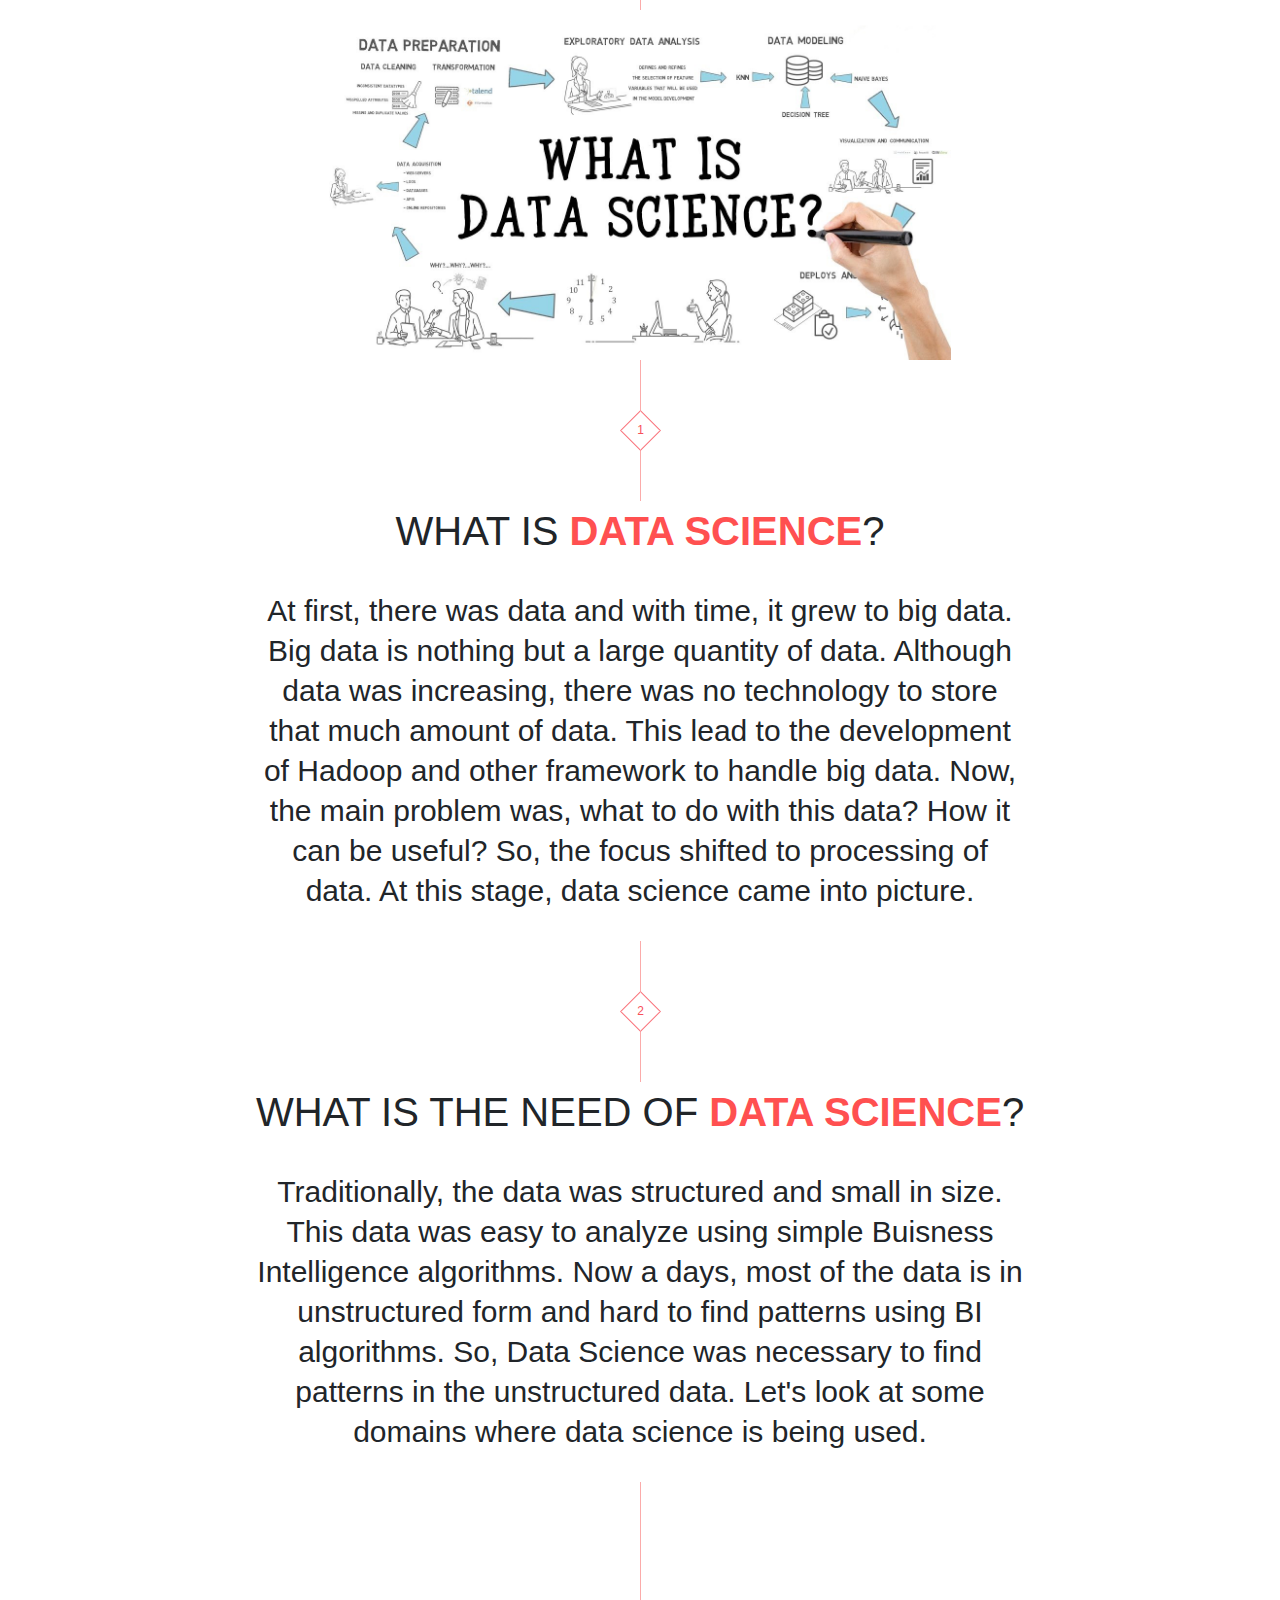
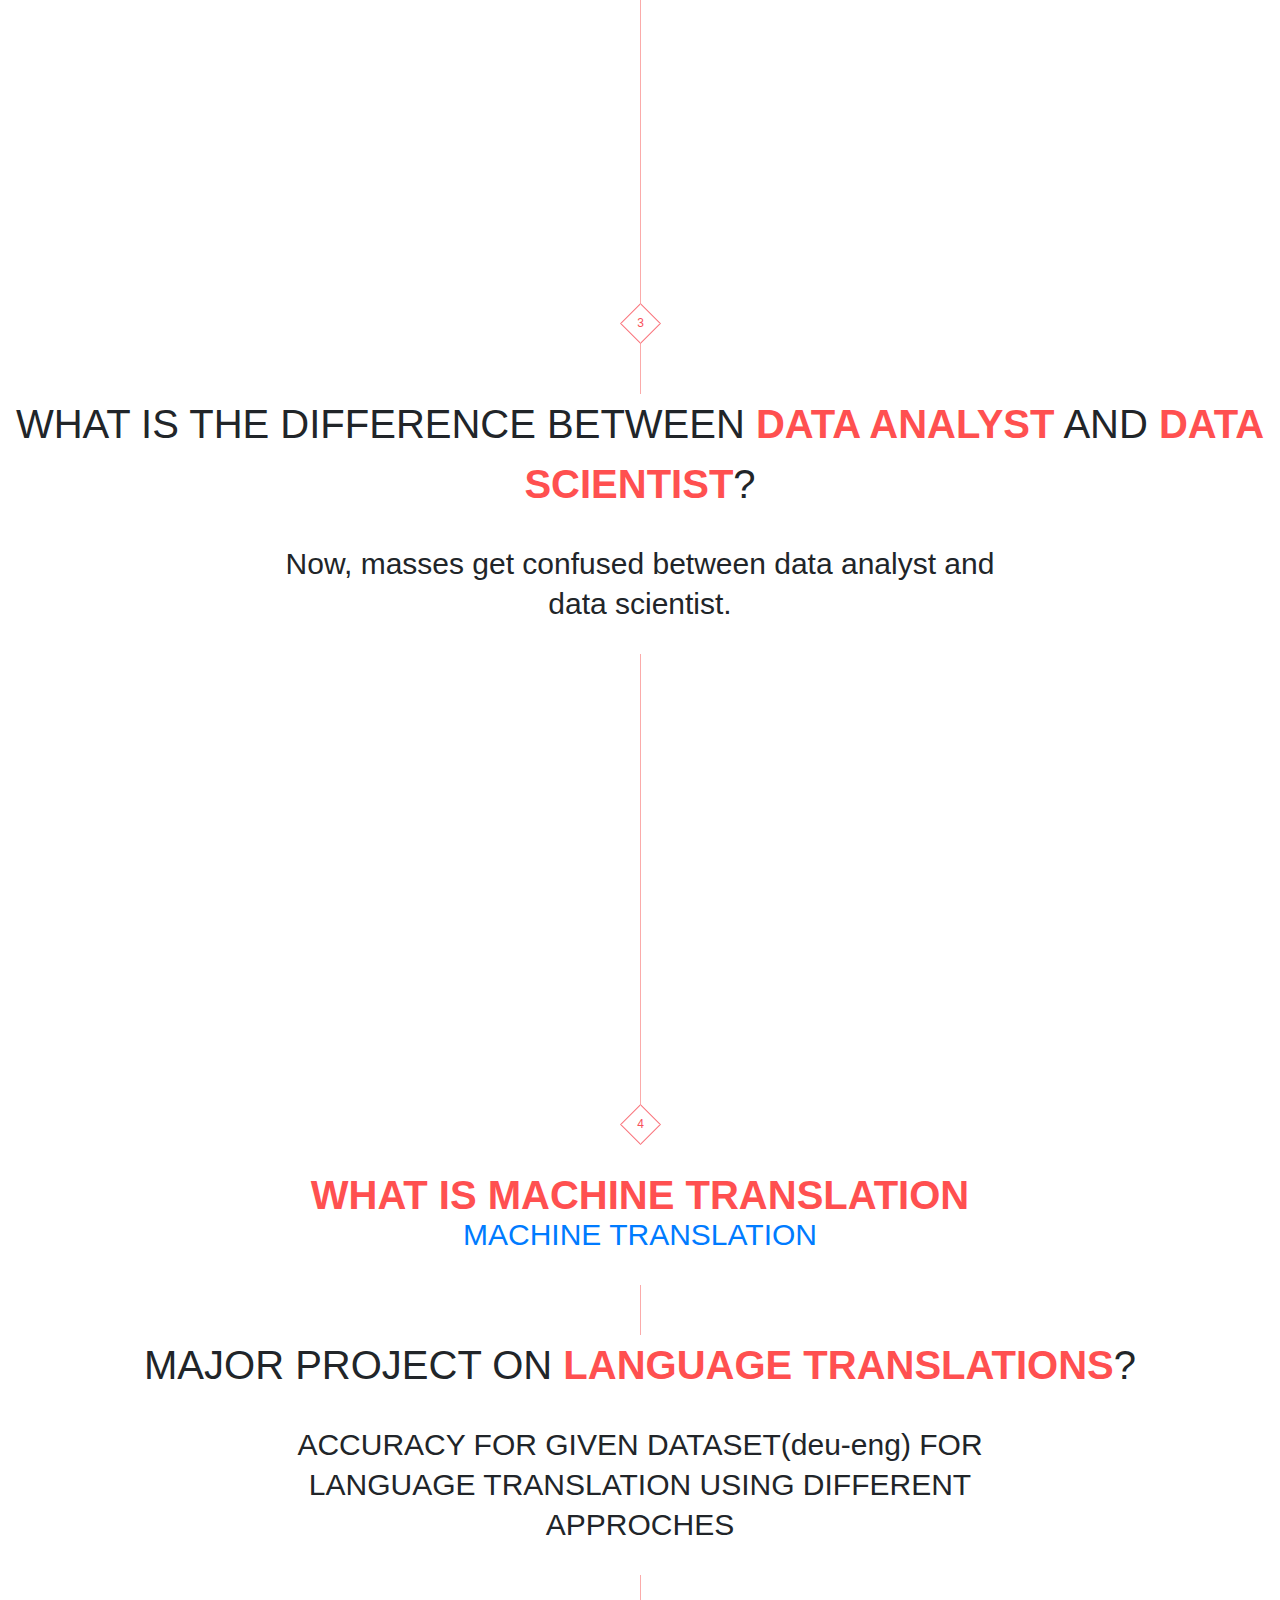
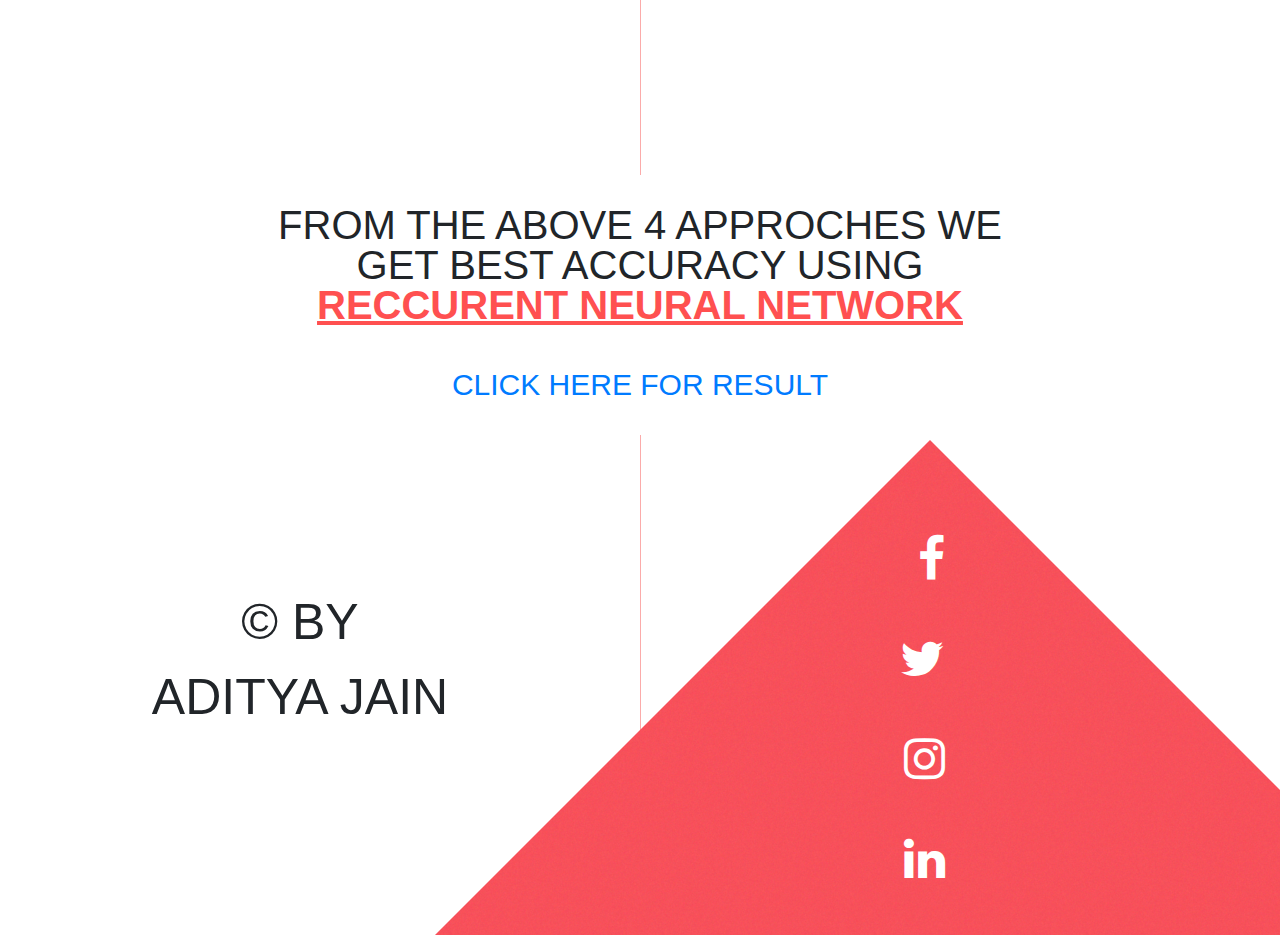
<file: index.html>
<!DOCTYPE html>
<html>
	<head>
		<link rel="stylesheet" type="text/css" href="main.css">
		<link rel="stylesheet" href="https://cdnjs.cloudflare.com/ajax/libs/font-awesome/4.7.0/css/font-awesome.min.css">
		<link rel="stylesheet" href="https://maxcdn.bootstrapcdn.com/bootstrap/4.0.0/css/bootstrap.min.css" integrity="sha384-Gn5384xqQ1aoWXA+058RXPxPg6fy4IWvTNh0E263XmFcJlSAwiGgFAW/dAiS6JXm" crossorigin="anonymous">
		<script src="https://maxcdn.bootstrapcdn.com/bootstrap/4.0.0/js/bootstrap.min.js" integrity="sha384-JZR6Spejh4U02d8jOt6vLEHfe/JQGiRRSQQxSfFWpi1MquVdAyjUar5+76PVCmYl" crossorigin="anonymous"></script>
		<script src="https://code.jquery.com/jquery-3.2.1.slim.min.js" integrity="sha384-KJ3o2DKtIkvYIK3UENzmM7KCkRr/rE9/Qpg6aAZGJwFDMVNA/GpGFF93hXpG5KkN" crossorigin="anonymous"></script>
		<script src="https://cdnjs.cloudflare.com/ajax/libs/popper.js/1.12.9/umd/popper.min.js" integrity="sha384-ApNbgh9B+Y1QKtv3Rn7W3mgPxhU9K/ScQsAP7hUibX39j7fakFPskvXusvfa0b4Q" crossorigin="anonymous"></script>
		<link href="https://unpkg.com/aos@2.3.1/dist/aos.css" rel="stylesheet">
		<script src="https://unpkg.com/aos@2.3.1/dist/aos.js"></script>
		<meta name="viewport" content="width=device-width, initial-scale=1.0">
	</head>
	<body>
		<div class="body">
			<div class="header">
				<div class="name">
					<a href="index.html"></a>
				</div>
			</div>

			<div class="image_top" >
				
			</div>
			<div class="number">
				<div>1</div>
			</div>
			<div class="whatis">
				<div class="heading">WHAT IS <strong class="keyword">DATA SCIENCE</strong>?</div>
				<div class="data" >
					At first, there was data and with time, it grew to big data. Big data is nothing but a large quantity of data. Although data was increasing,
					there was no technology to store that much amount of data. This lead to the development of Hadoop and other framework to handle big data. Now, the main problem was,
					what to do with this data? How it can be useful? So, the focus shifted to processing of data. At this stage, data science came into picture.
					
				</div>
			</div>
			<div class="number">
				<div>2</div>
			</div>
			<div class="whatis" >
				<div class="heading">WHAT IS THE NEED OF <strong class="keyword">DATA SCIENCE</strong>?</div>
				<div class="data">
					Traditionally, the data was structured and small in size. This data was easy to analyze using simple Buisness Intelligence algorithms. Now a days, most of the data is in unstructured form and hard to find patterns using BI algorithms.
						So, Data Science was necessary to find patterns in the unstructured data.
						Let's look at some domains where data science is being used.
					
				</div>
				<div class="row">
					<div class = "col-md-6 " data-aos="fade-right" data-aos-duration ="700">
						<div class="number">
							<div></div>
						</div>
						If you want are developing a system that predicts the requirements of customer based on customer's activity in the past.
								This data was also present before but no one was using it and it was just a weight on the databases.
					</div>
					<div class = "col-md-6" data-aos="fade-left" data-aos-duration ="700">
						<div class="number">
							<div></div>
						</div>
						There are ample situations where data science can be helpful. May be detecting some disease based on previously stored data or prediction of natural calamities. The choices are infinite.
					</div>
				</div>
			</div>
			<div class="number">
				<div>3</div>
			</div>
			<div class="whatis">
				<div class="heading">WHAT IS THE DIFFERENCE BETWEEN <strong class="keyword">DATA ANALYST</strong> AND <strong class="keyword">DATA SCIENTIST</strong>?</div>
				<div class="data">
					Now, masses get confused between data analyst and data scientist.					
				</div>
				<div class="row">
					<div class = "col-md-6" data-aos="fade-right" data-aos-duration ="700">
						<div class="row-heading">DATA ANALYST</div>
						The main difference is that, a data analyst does the buisness administration and perform exploratory data analysis.
						Although the data is being explored by data analyst , the information was not being used anywhere.
					</div>
					<div class="col-md-6" data-aos="fade-left" data-aos-duration ="700">
						<div class="row-heading">DATA SCIENTIST</div>
						On the other hand, the responsibilites of a data scientist includes exploratory data analysis , machine learning and advanced algorithms and data product engineering.
					</div>
				</div>
				
			</div>
			<div class="number">
				<div>4</div>
			</div>
			<div class="data">
<div class="heading"> 
	<strong class="keyword">WHAT IS MACHINE TRANSLATION</strong></div>	

			<a href="machinetranslation.html" > MACHINE TRANSLATION</a>
					</div>
				</div>

			<div class="whatis">
				<div class="heading"> MAJOR PROJECT ON <strong class="keyword">LANGUAGE TRANSLATIONS</strong>?</div>
				<div class="data">
							ACCURACY FOR GIVEN DATASET(deu-eng) FOR LANGUAGE TRANSLATION USING
						    DIFFERENT APPROCHES
				</div>
				<div class="row">
					<div class = "col-md-2" data-aos="fade-right" data-aos-duration ="700">
						<a href="approch1.html">APPROCH-1 </a>		
					</div>
					<div class="col-md-2" data-aos="fade-left" data-aos-duration ="700">
						<a href="approch2.html" >APPROCH-2  </a>
					</div>
					<div class="col-md-2" data-aos="fade-right" data-aos-duration ="700">
						<a href="approch3.html" >APPROCH-3 </a>
					</div>
					<div class="col-md-2" data-aos="fade-left" data-aos-duration ="700">
						<a href="approch4.html">APPROCH-4</a>
					</div>
				</div>
				
			</div>

				<div class="data">
<div class="heading"> FROM THE ABOVE 4 APPROCHES WE GET BEST ACCURACY USING <br><strong class="keyword"><U>RECCURENT NEURAL NETWORK</U></strong></div>	<br>		
			<a href="result.html" > CLICK HERE FOR RESULT</a>
					</div>
				</div>

			<div class = "footer">
				<div class="foot_head">© BY <br> ADITYA JAIN</div>
				<a href="#" class="fa fa-facebook logo1" style="font-size: 48px;color:white; text-decoration: none;"></a>
				<a href="#" class="fa fa-twitter logo2" style="font-size: 48px;color:white;text-decoration: none;"></a>
				<a href="#" class="fa fa-instagram logo3"style="font-size: 48px;color:white;text-decoration: none;" ></a>
				<a href="#" class="fa fa-linkedin logo4"style="font-size: 48px;color:white;text-decoration: none;"></a>
				<div class="triangle"></div>
			</div>
		</div>	
		<script>
		  AOS.init();
		</script>
	</body>
</html>
</file>
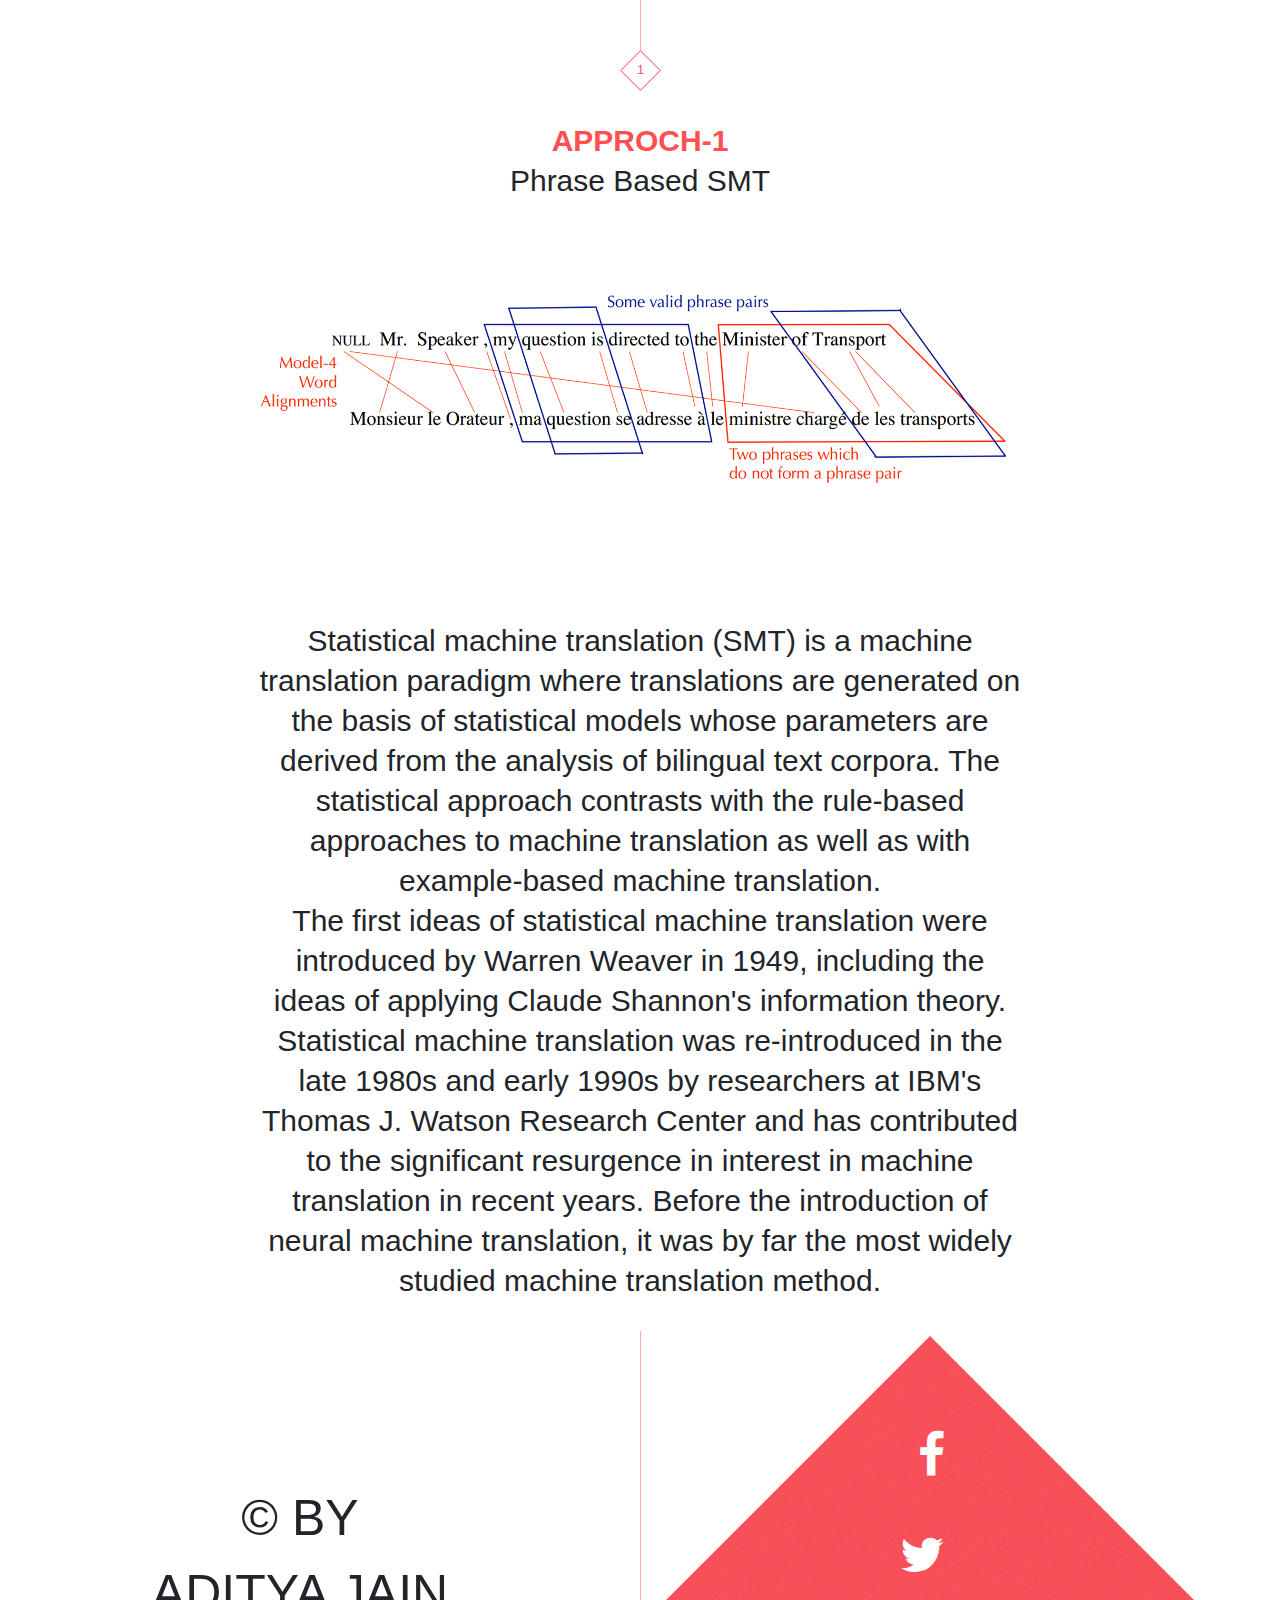
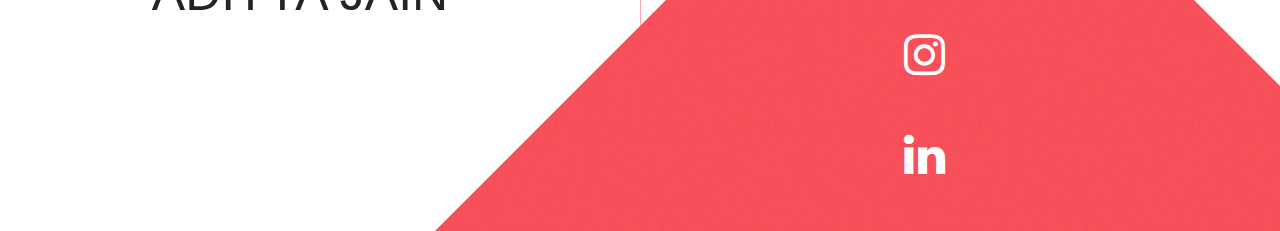
<file: approch1.html>
<!DOCTYPE html>
<html>
	<head>
		<link rel="stylesheet" type="text/css" href="main.css">
		<link rel="stylesheet" href="https://cdnjs.cloudflare.com/ajax/libs/font-awesome/4.7.0/css/font-awesome.min.css">
		<link rel="stylesheet" href="https://maxcdn.bootstrapcdn.com/bootstrap/4.0.0/css/bootstrap.min.css" integrity="sha384-Gn5384xqQ1aoWXA+058RXPxPg6fy4IWvTNh0E263XmFcJlSAwiGgFAW/dAiS6JXm" crossorigin="anonymous">
		<script src="https://maxcdn.bootstrapcdn.com/bootstrap/4.0.0/js/bootstrap.min.js" integrity="sha384-JZR6Spejh4U02d8jOt6vLEHfe/JQGiRRSQQxSfFWpi1MquVdAyjUar5+76PVCmYl" crossorigin="anonymous"></script>
		<script src="https://code.jquery.com/jquery-3.2.1.slim.min.js" integrity="sha384-KJ3o2DKtIkvYIK3UENzmM7KCkRr/rE9/Qpg6aAZGJwFDMVNA/GpGFF93hXpG5KkN" crossorigin="anonymous"></script>
		<script src="https://cdnjs.cloudflare.com/ajax/libs/popper.js/1.12.9/umd/popper.min.js" integrity="sha384-ApNbgh9B+Y1QKtv3Rn7W3mgPxhU9K/ScQsAP7hUibX39j7fakFPskvXusvfa0b4Q" crossorigin="anonymous"></script>
		<link href="https://unpkg.com/aos@2.3.1/dist/aos.css" rel="stylesheet">
		<script src="https://unpkg.com/aos@2.3.1/dist/aos.js"></script>
	<meta name="viewport" content="width=device-width, initial-scale=1.0">
	</head>
	<body>
		<div class="body">
					<div class="number">
						<div>1</div>
			</div>
						<div class="data">
								<strong class="keyword">APPROCH-1</strong><br>
					Phrase Based SMT<br><div class="image_top1">
			
			</div>
				
				</div>
			</div>
			<div class="data">
	Statistical machine translation (SMT) is a machine translation paradigm where translations are generated on the basis of statistical models whose parameters are derived from the analysis of bilingual text corpora. The statistical approach contrasts with the rule-based approaches to machine translation as well as with example-based machine translation.<br>


The first ideas of statistical machine translation were introduced by Warren Weaver in 1949, including the ideas of applying Claude Shannon's information theory. Statistical machine translation was re-introduced in the late 1980s and early 1990s by researchers at IBM's Thomas J. Watson Research Center and has contributed to the significant resurgence in interest in machine translation in recent years. Before the introduction of neural machine translation, it was by far the most widely studied machine translation method.
				</div>
			
			<div class = "footer">
				<div class="foot_head">© BY <br> ADITYA JAIN</div>
				<a href="#" class="fa fa-facebook logo1" style="font-size: 48px;color:white; text-decoration: none;"></a>
				<a href="#" class="fa fa-twitter logo2" style="font-size: 48px;color:white;text-decoration: none;"></a>
				<a href="#" class="fa fa-instagram logo3"style="font-size: 48px;color:white;text-decoration: none;" ></a>
				<a href="#" class="fa fa-linkedin logo4"style="font-size: 48px;color:white;text-decoration: none;"></a>
				<div class="triangle"></div>
			</div>
		</div>	
		<script>
		  AOS.init();
		</script> 
	</body>
</html>
</file>
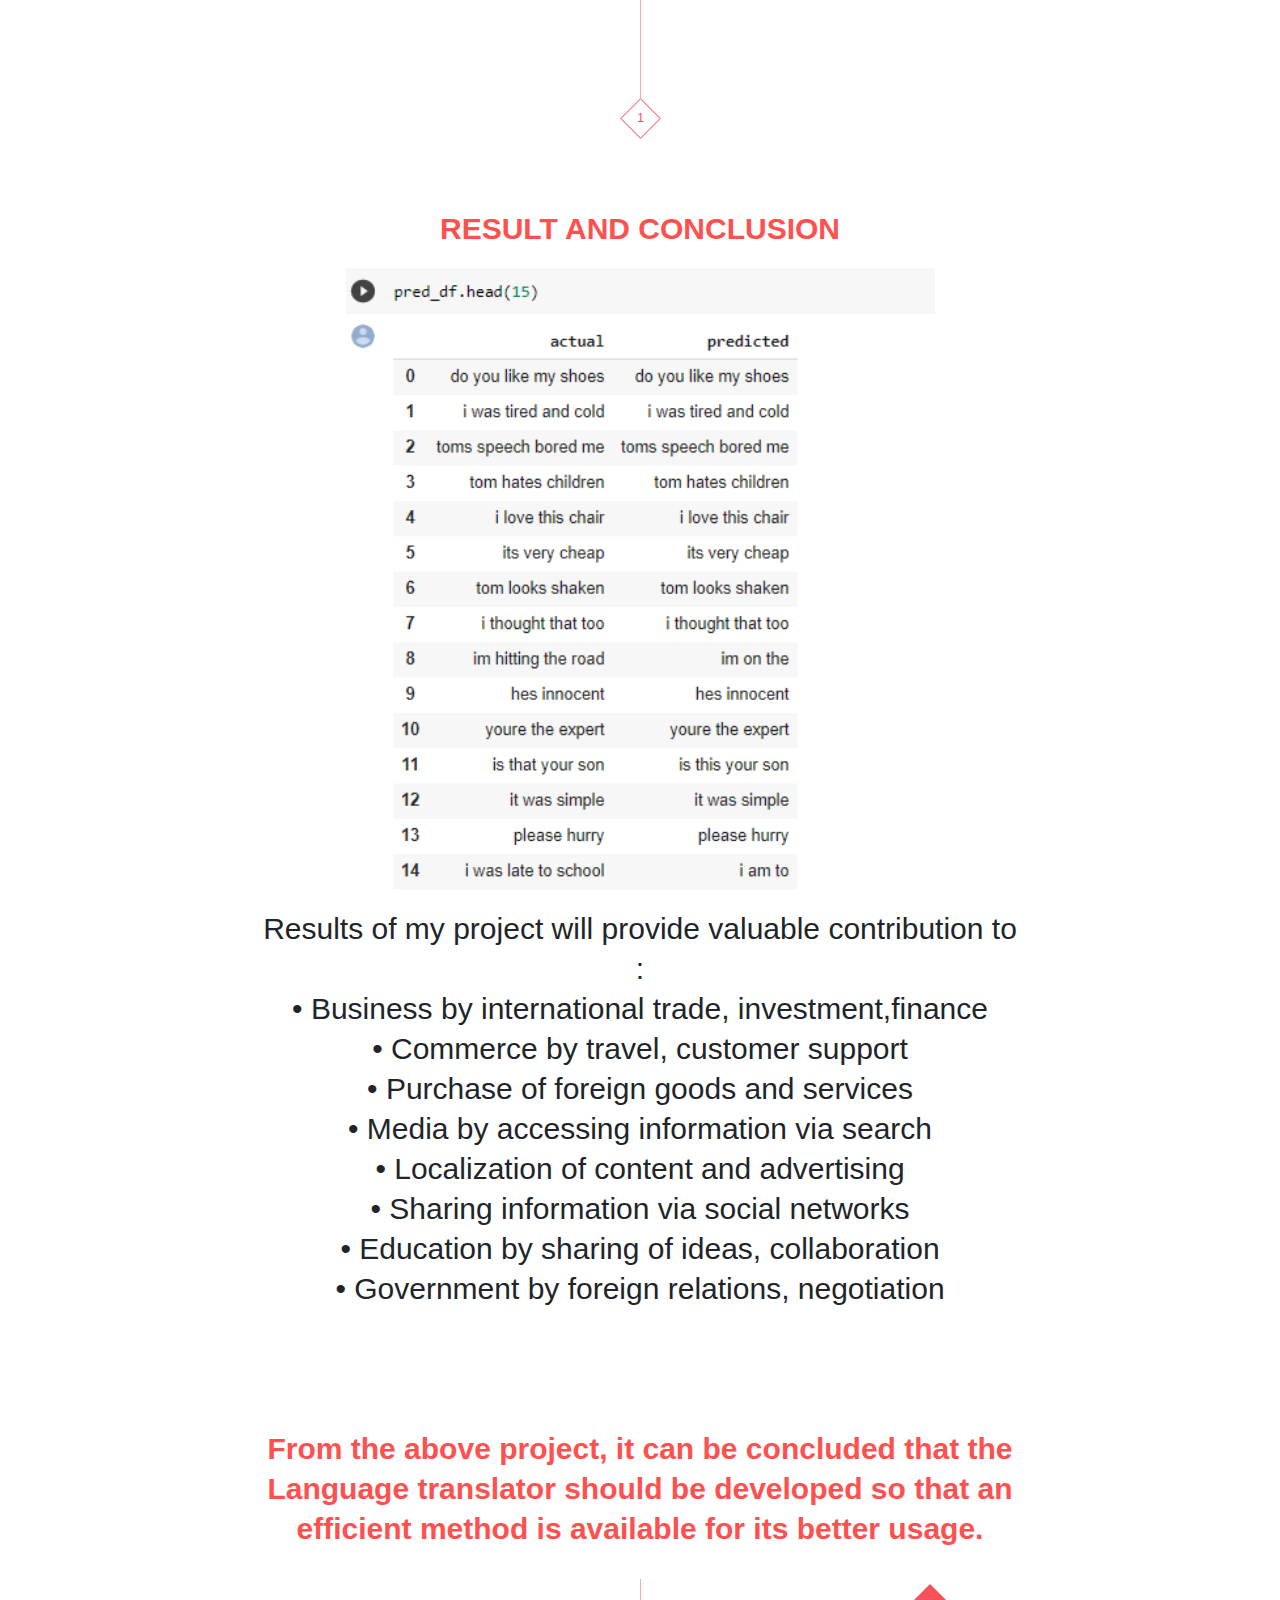
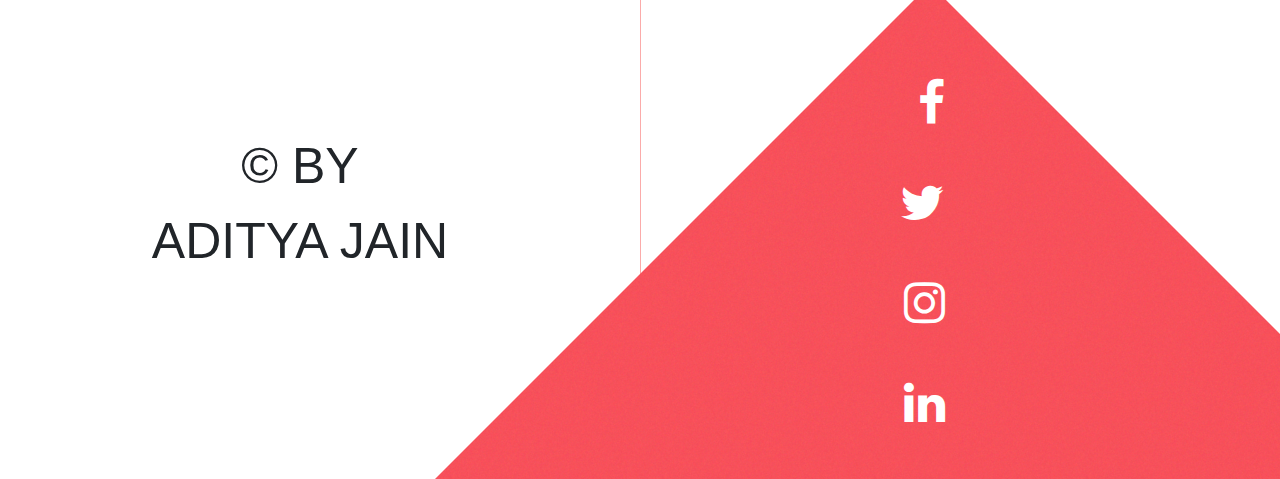
<file: result.html>
<!DOCTYPE html>
<html>
	<head>
		<link rel="stylesheet" type="text/css" href="main.css">
		<link rel="stylesheet" href="https://cdnjs.cloudflare.com/ajax/libs/font-awesome/4.7.0/css/font-awesome.min.css">
		<link rel="stylesheet" href="https://maxcdn.bootstrapcdn.com/bootstrap/4.0.0/css/bootstrap.min.css" integrity="sha384-Gn5384xqQ1aoWXA+058RXPxPg6fy4IWvTNh0E263XmFcJlSAwiGgFAW/dAiS6JXm" crossorigin="anonymous">
		<script src="https://maxcdn.bootstrapcdn.com/bootstrap/4.0.0/js/bootstrap.min.js" integrity="sha384-JZR6Spejh4U02d8jOt6vLEHfe/JQGiRRSQQxSfFWpi1MquVdAyjUar5+76PVCmYl" crossorigin="anonymous"></script>
		<script src="https://code.jquery.com/jquery-3.2.1.slim.min.js" integrity="sha384-KJ3o2DKtIkvYIK3UENzmM7KCkRr/rE9/Qpg6aAZGJwFDMVNA/GpGFF93hXpG5KkN" crossorigin="anonymous"></script>
		<script src="https://cdnjs.cloudflare.com/ajax/libs/popper.js/1.12.9/umd/popper.min.js" integrity="sha384-ApNbgh9B+Y1QKtv3Rn7W3mgPxhU9K/ScQsAP7hUibX39j7fakFPskvXusvfa0b4Q" crossorigin="anonymous"></script>
		<link href="https://unpkg.com/aos@2.3.1/dist/aos.css" rel="stylesheet">
		<script src="https://unpkg.com/aos@2.3.1/dist/aos.js"></script>
	<meta name="viewport" content="width=device-width, initial-scale=1.0">
	</head>
	<body>
			<div class="body">
			
			<br>
			<div class="number">
				 <br>

				<div>1</div>
			</div>
			
			
			
			
				<div class="data">
					 <br>
					<strong class="keyword">RESULT AND CONCLUSION</strong><br>

					<div class="image_top5">
				
			</div>
			Results of my project will provide valuable contribution to :<br>
			•   Business  by international trade, investment,finance<br>
			•	Commerce by travel, customer support                <br>
			•   Purchase of foreign goods and services              <br>
			•	Media by accessing information via search			<br>
			•   Localization of content and advertising				<br>
			•   Sharing information via social networks				<br>
			•	Education by sharing of ideas, collaboration		<br>
			•	Government by foreign relations, negotiation		<br><br><br><br>
<strong class="keyword">From the above project, it can be concluded that the Language translator should be developed so that an efficient method is available for its better usage.</strong><br>
	</div>
		</div>
			<div class = "footer">
				<div class="foot_head">© BY <br> ADITYA JAIN</div>
				<a href="#" class="fa fa-facebook logo1" style="font-size: 48px;color:white; text-decoration: none;"></a>
				<a href="#" class="fa fa-twitter logo2" style="font-size: 48px;color:white;text-decoration: none;"></a>
				<a href="#" class="fa fa-instagram logo3"style="font-size: 48px;color:white;text-decoration: none;" ></a>
				<a href="#" class="fa fa-linkedin logo4"style="font-size: 48px;color:white;text-decoration: none;"></a>
				<div class="triangle"></div>
			</div>
		</div>	
		<script>
		  AOS.init();
		</script> 
	</body>
</html>
</file>
<file: main.css>
html
{
	margin:0;
	padding:0;
}
body
{
	margin:0;
	padding:0;
	
	background-image: url("bg-redline.png");
	background-repeat: repeat-y ;
	background-size:1px;
	background-position:center;
	
}
.body
{
	overflow: hidden;
	margin: 0;
	padding: 0;
	
	width:100%;
	overflow: hidden;
}
.header
{

	width:100%;
	height:100%;
}
.header > .name
{
	text-align: center;
	line-height: 70px;
	font-size: 60px;
	background-color: white;
	margin-top:10px;
}
.header > .name >a
{
	color:#f7505a;
	text-decoration: none;
	display: block;
}
.image_top
{
	margin-top: 10px;
	height:350px;
	width:100%;

	background-image:url("mainhead.jpg");
	background-size:contain;
	background-repeat: no-repeat;
	background-position: center;
}
.image_top1
{
	margin-top: 10px;
	height:350px;
	width:100%;

	background-image:url("APPROCH1.png");
	background-size:contain;
	background-repeat: no-repeat;
	background-position: center;
}
.image_top2
{
	margin-top: 10px;
	height:350px;
	width:100%;

	background-image:url("APPROCH2.png");
	background-size:contain;
	background-repeat: no-repeat;
	background-position: center;
}
.image_top3
{
	margin-top: 10px;
	height:350px;
	width:100%;

	background-image:url("APPROCH3.png");
	background-size:contain;
	background-repeat: no-repeat;
	background-position: center;
}
.image_top4
{
	margin-top: 10px;
	height:350px;
	width:100%;

	background-image:url("APPROCH4.png");
	background-size:contain;
	background-repeat: no-repeat;
	background-position: center;
}
.image_top5
{
	margin-top: 10px;
	height:650px;
	width:100%;

	background-image:url("APPROCH5.png");
	background-size:contain;
	background-repeat: no-repeat;
	background-position: center;
}
.number >div
{
	
	background-image: url("bg-numbers.png");
	/**/
	margin: 50px auto 0px auto;
    width: 42px;
    height: 41px;
    font-size: 12px;
    line-height: 41px;
    overflow: hidden;
    padding-left: 1px;
    text-align: center;
    color: #f7505a;
}
.whatis
{
	
	margin-top:50px;
	
}
.heading
{
	text-align: center;
	font-size: 40px;
	background-color: white;
}
.keyword
{
	color:#ff5050;
}
.data
{

	padding:30px 20%;
	font-size: 30px;
	line-height: 40px;
	text-align: center;
	background-color: white;
}
/*.row
{
	margin:20px 0 20px 0;
	width: 100%;
	display: table;

}*/
.col-md-6
{	
	
	font-size: 30px;
	line-height: 40px;
	text-align: center;
	padding:20px 5% 20px 5%!important;
}
.row-heading
{
	font-size: 40px;
	margin: 20px 0;
}
.col-md-2
{	
	
	font-size: 20px;
	line-height: 200px;
	text-align: center;
	margin:0 auto;
	height:200px;
	

	background-image: url("bg-red-noise.png");
	

}
.col-md-2:hover
{
	background-image: none;
	background-color:white;
}
.col-md-2:hover > a
{
	color:#f7505a;
}
.col-md-2>a
{
	color:white;
	width: 100%;
	height:100%;
	display: block;
	text-decoration: none!important;
}
.footer
{
	height:500px;
	width: 100%;
	position: relative;
	overflow: hidden;
}
.copyr
{
	text-align: center;
	position: relative;
	top:100px;
	color: white;
}
@media only screen and (max-width: 1000px) {
	.col-md-6
{	
	background-color:white!important;
}
  .footer
  {
  	background-image: 	url("bg-red-noise.png");
  	height: 100%;
  }
  img
  {
  	max-width: 100%!important;
  }
  .data
  {	
  	text-align: justify!important;
  		padding:30px 5%!important;
  }
  .copyr
  {
  	color:white!important;
  	text-align: center;
  	position: static;
  }
  .foot_head
	{
		font-size: 30px!important;
		text-align: center!important;
		margin-top:0!important;
		margin-left:0!important;
		color: white;	
		margin-bottom: 20px;
		width:100%!important;
	}	
	.footer > a
	{
		text-align: center!important;
		margin: 0 auto;
	}
	.logo1
{
	position:static!important;
	margin: 0 auto!important;
	display: block;
	width: 100%;
	line-height: 100px;
	height: 100px;
	
}
.logo2
{
	position:static!important;
	margin: 0 auto!important;
	display: block;
	width: 100%;
	line-height: 100px;
	height: 100px;
}
.logo3
{
	position:static!important;
	margin: 0 auto!important;
	display: block;
	width: 100%;
	line-height: 100px;
	height: 100px;
}
.logo4
{
	position:static!important;
	margin: 0 auto!important;
	display: block;
	width: 100%;
	line-height: 100px;
	height: 100px;
}
  .triangle
  {
  	display: none!important;
  }
}
.triangle
{
	height:700px;
	width: 700px;
	position:absolute;
	right:0;
	top:150px;
	transform: rotate(45deg);
	background-image: url("bg-red-noise.png");
	z-index: -1;
}
.logo1
{
	position: absolute;
	right:335px;
	top:100px;
}
.logo2
{
	position: absolute;
	right:335px;
	top:200px;
}
.logo3
{
	position: absolute;
	right:335px;
	top:300px;
}
.logo4
{
	position: absolute;
	right:335px;
	top:400px;
}
.foot_head
{
	font-size: 50px;
	margin-top: 150px;
	margin-left: 50px;
	text-align: center;
	width: 500px;
}	



/*New page design*/
.navbar
{
	margin-top:10px;
	height: 70px;
	width: 100%;
	background-color:#f7505a; 

}
.navtab
{
	width:25%;
	float:left;
}
.navtab > a
{
	color:white;
	text-align: center;
	line-height: 70px;
	display: block;
	text-decoration: none;
	font-size: 25px;
	
}
.navtab:hover > a
{
	background-color: white;
	color:#f7605a;
}
</file>
